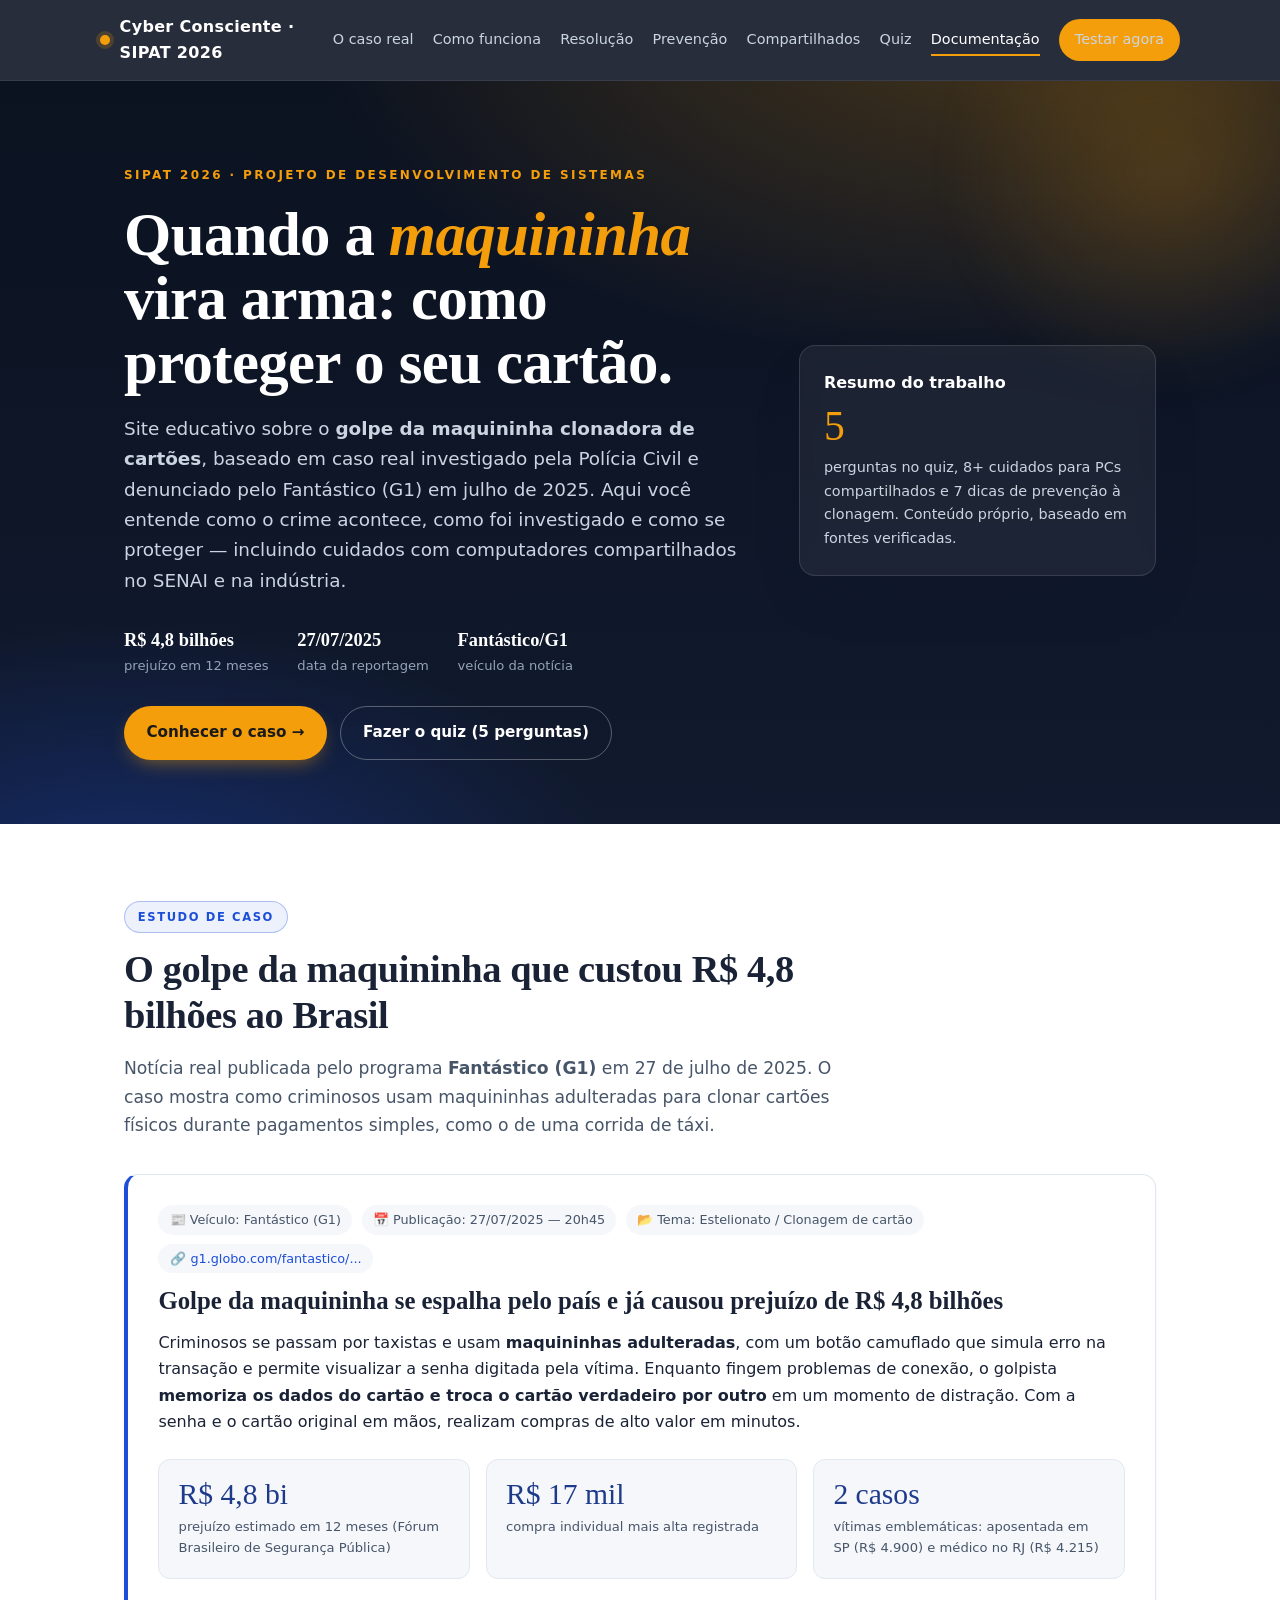
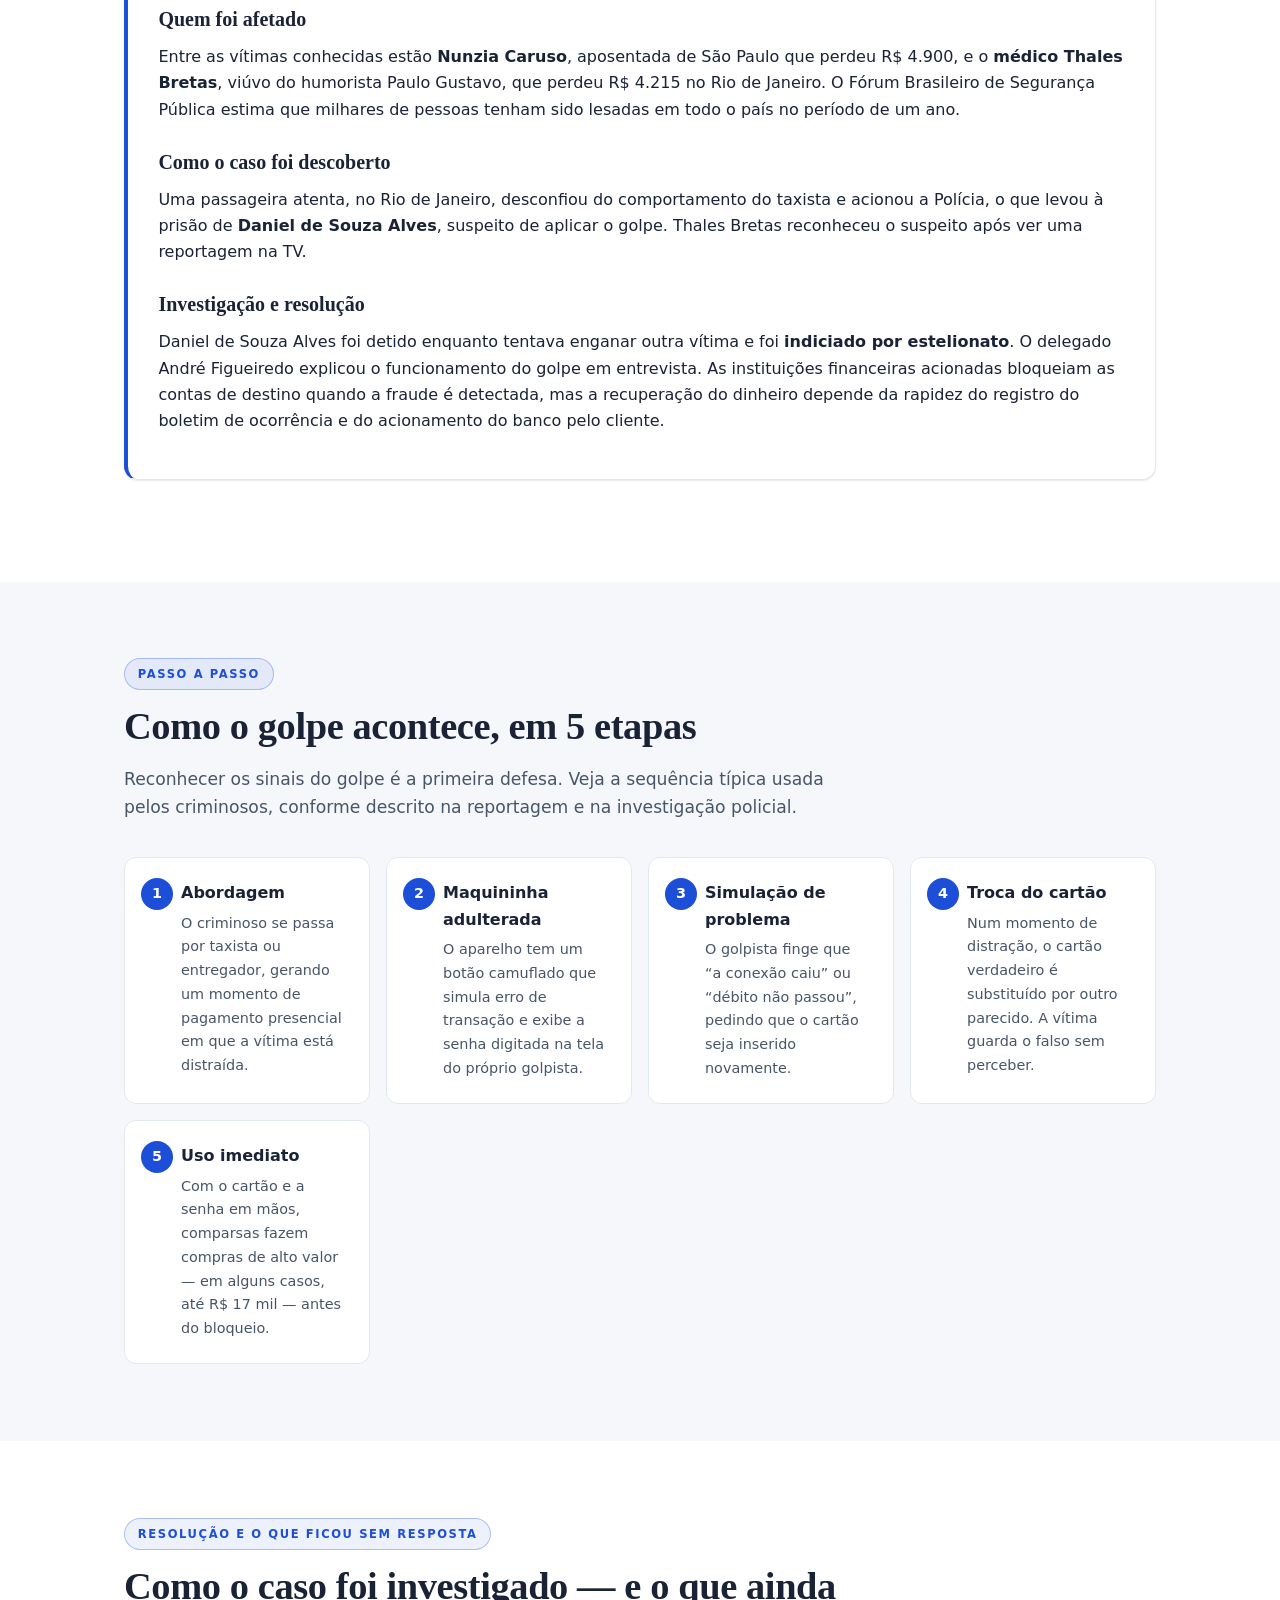
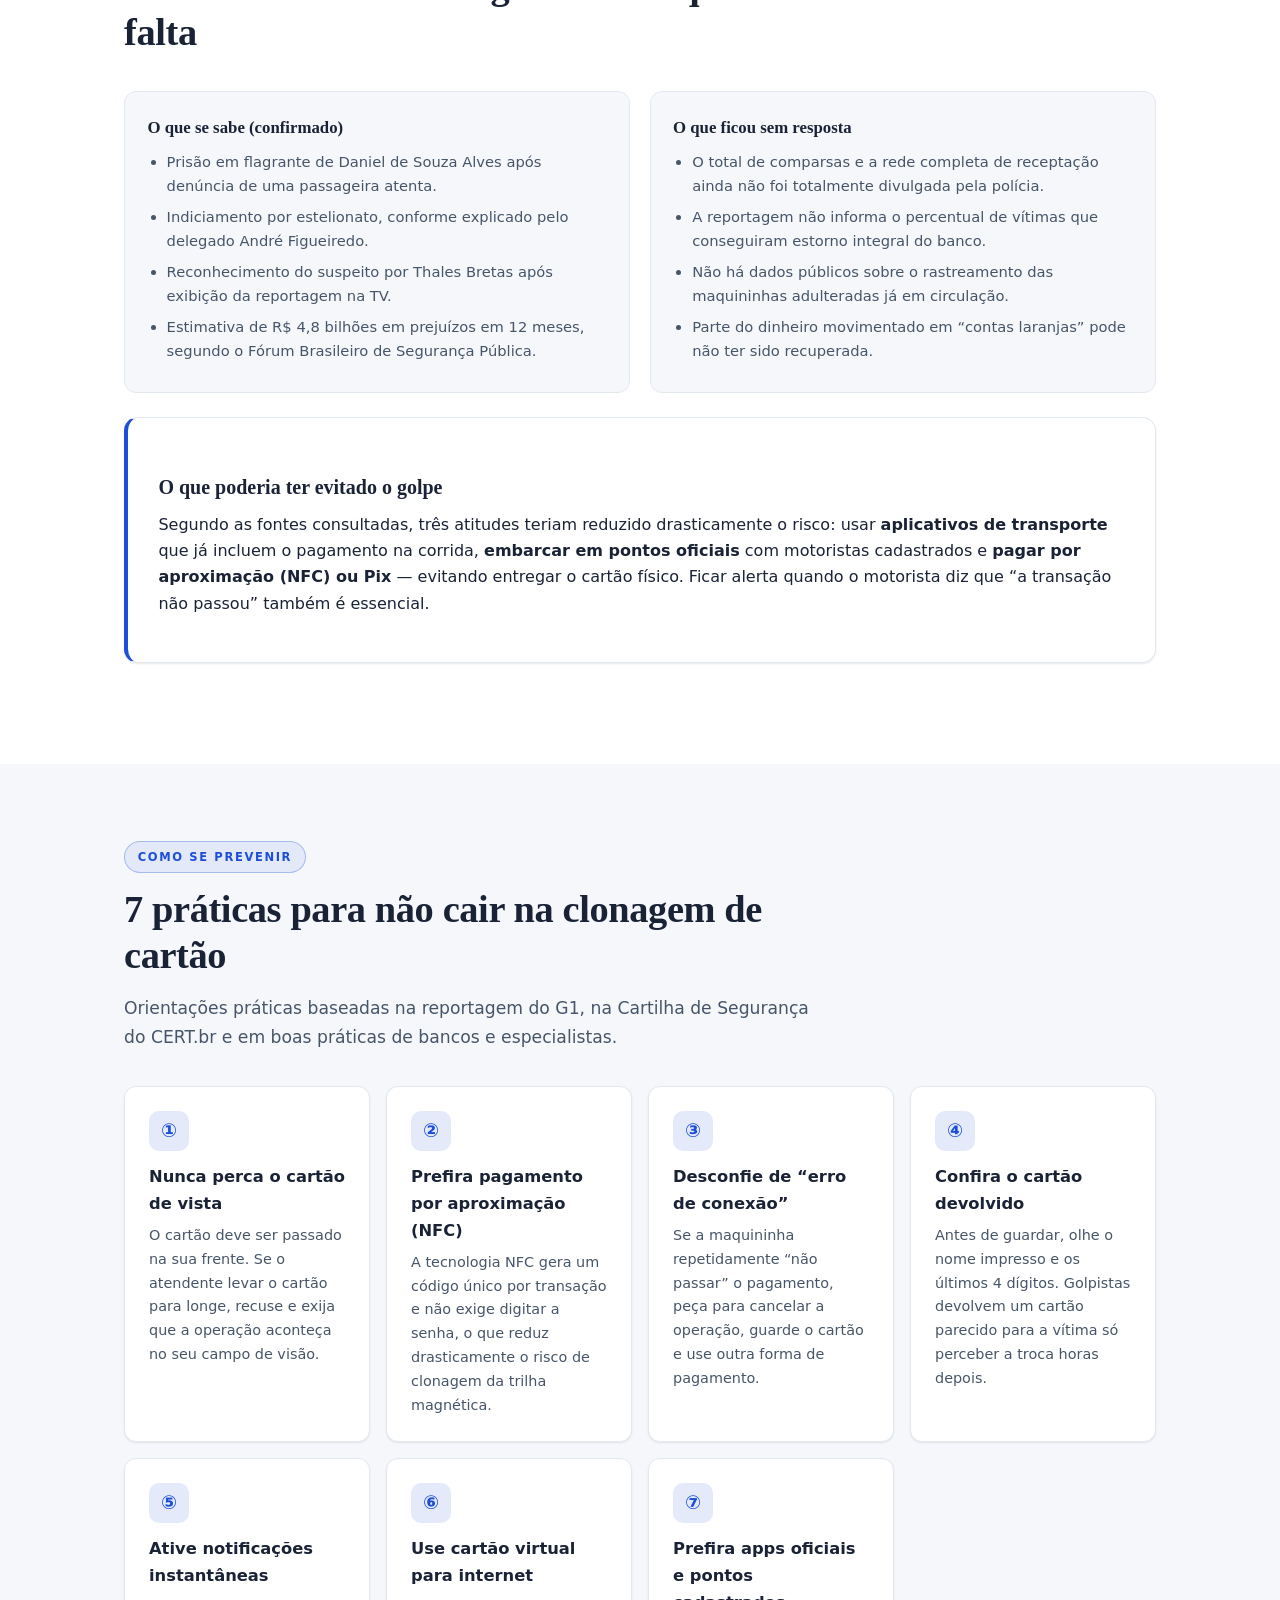
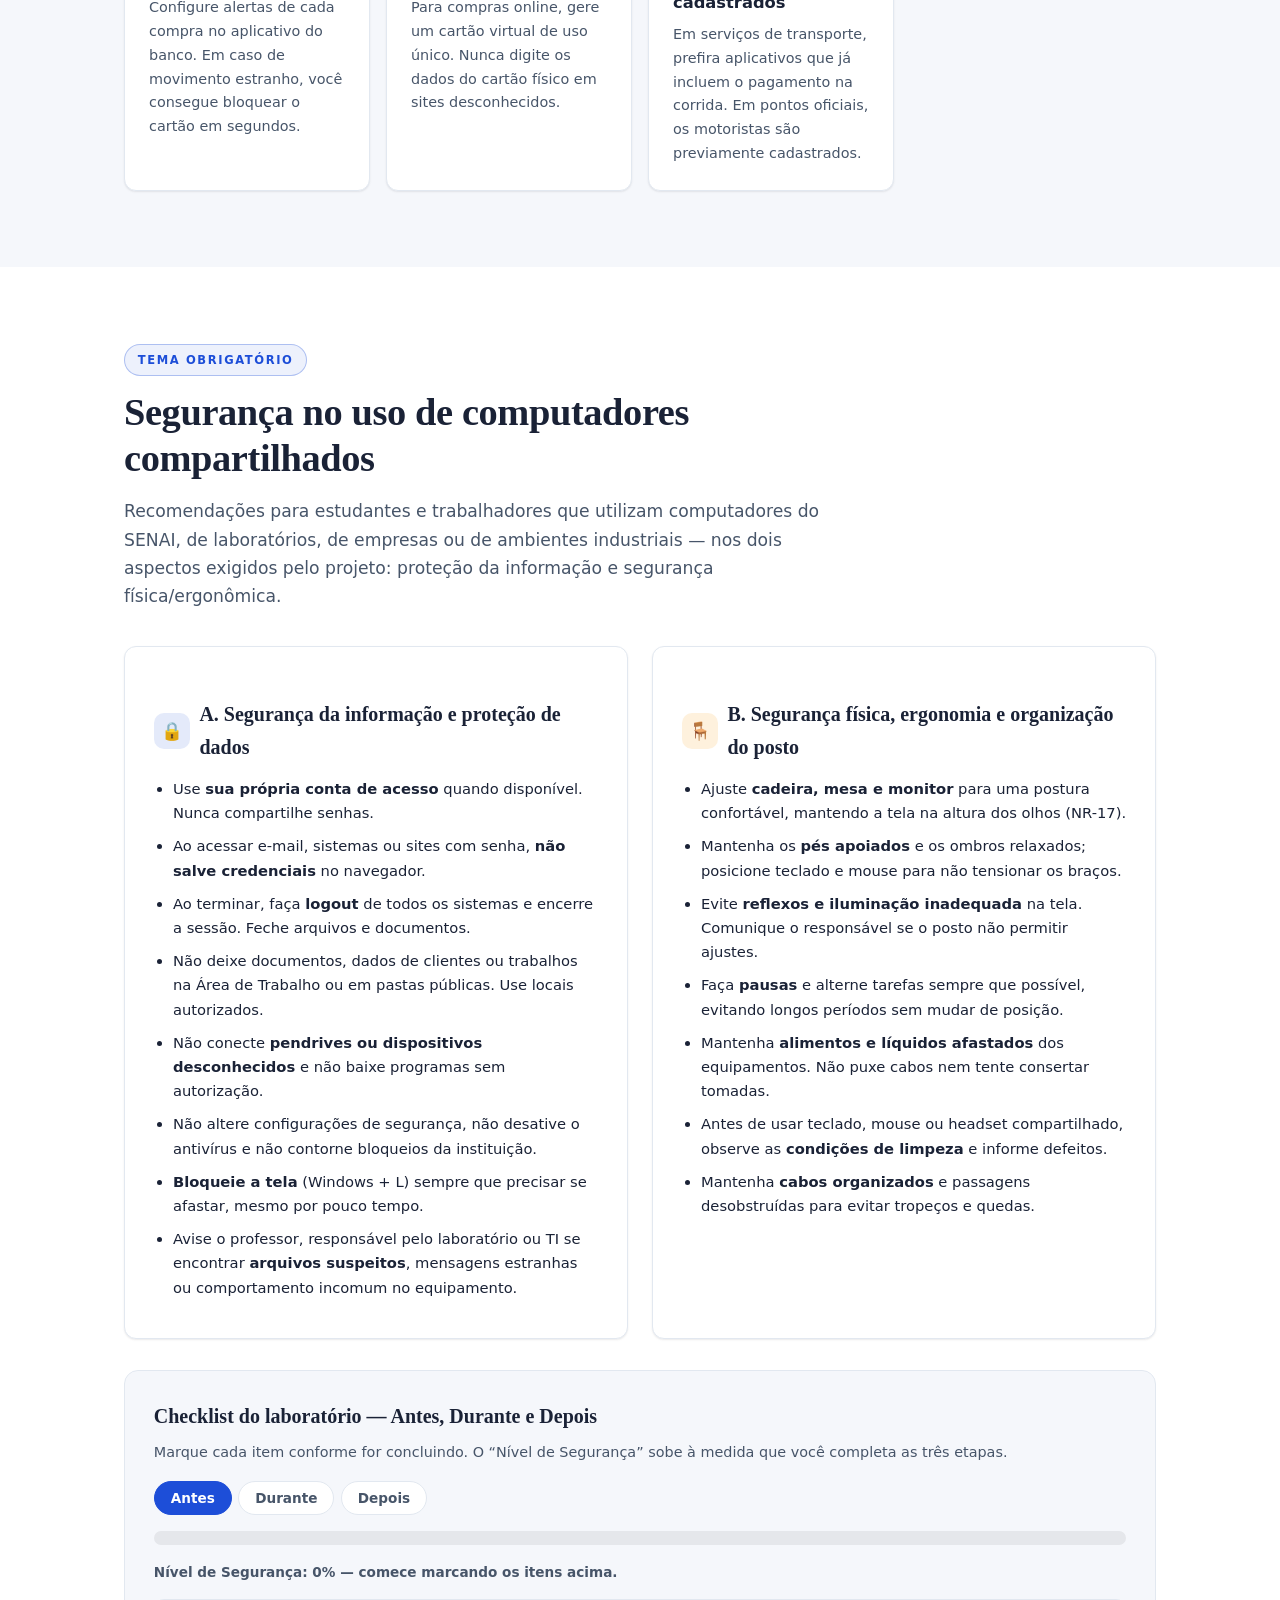
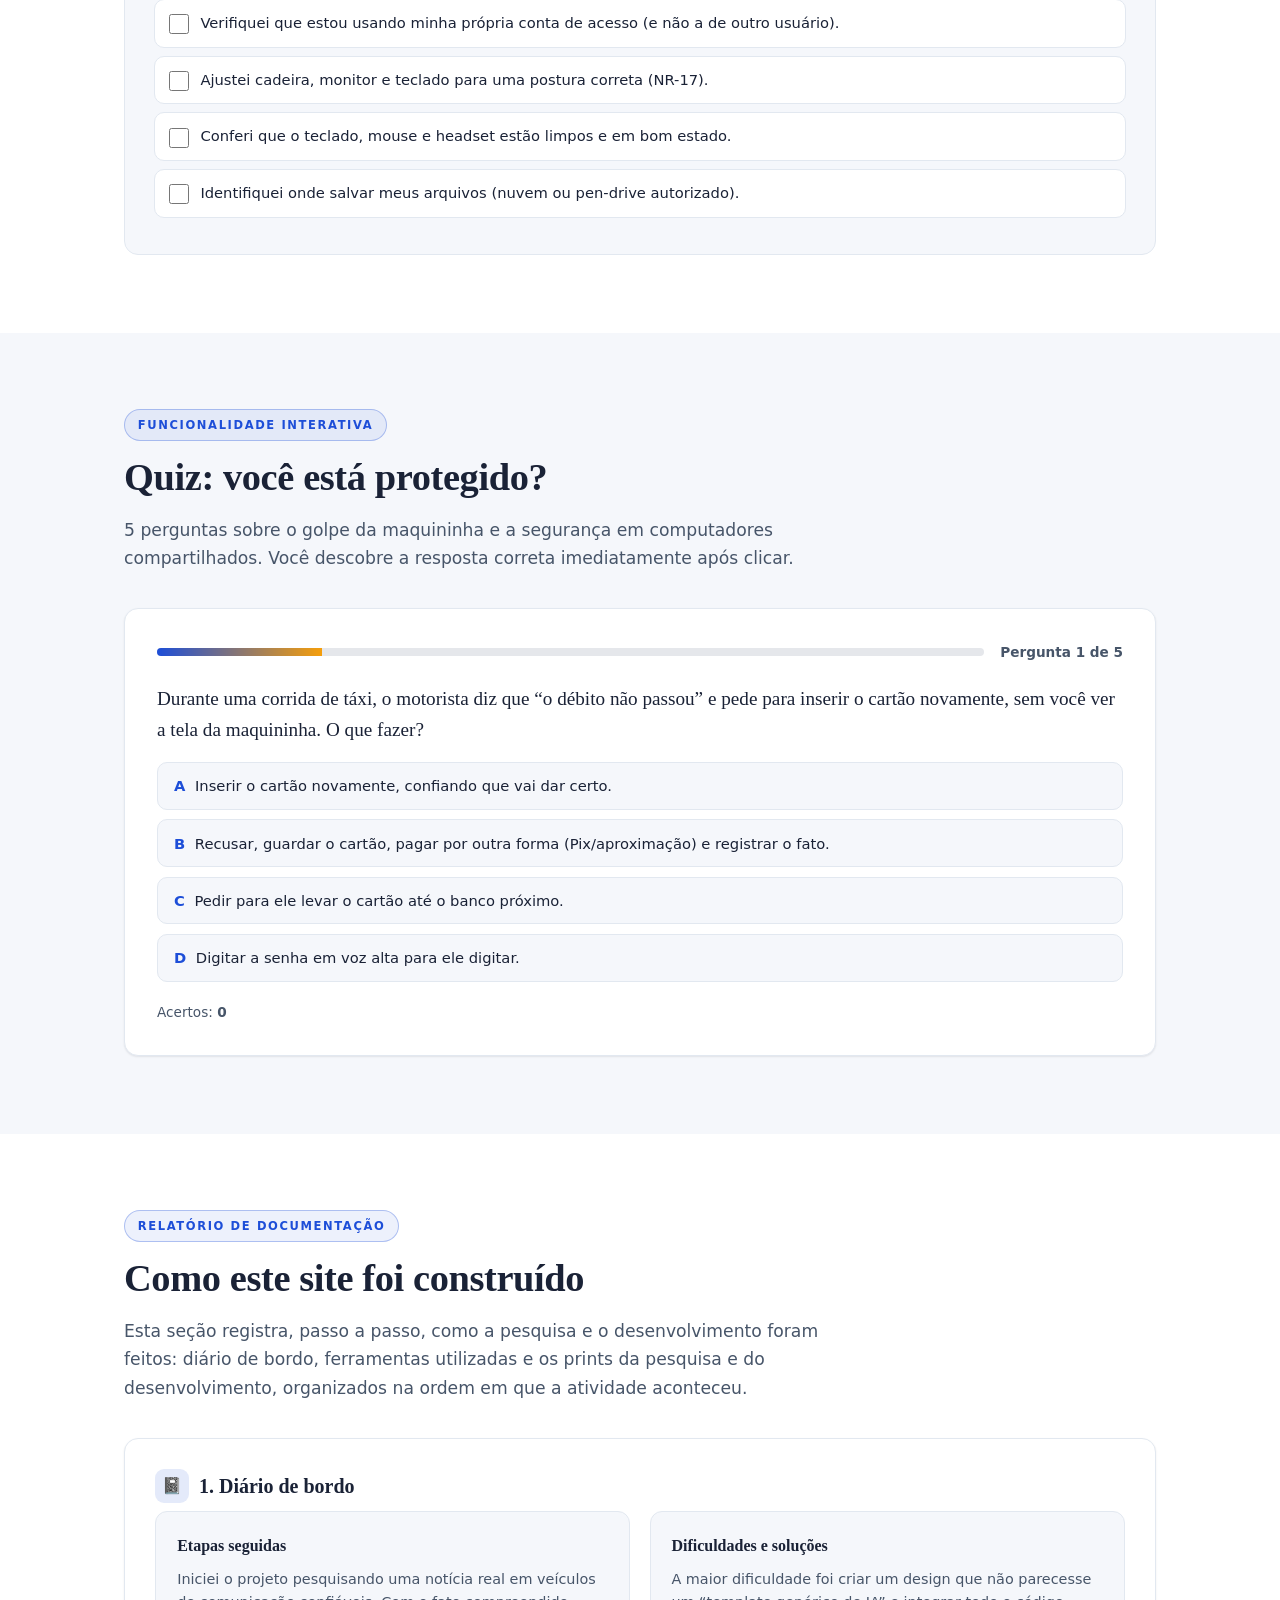
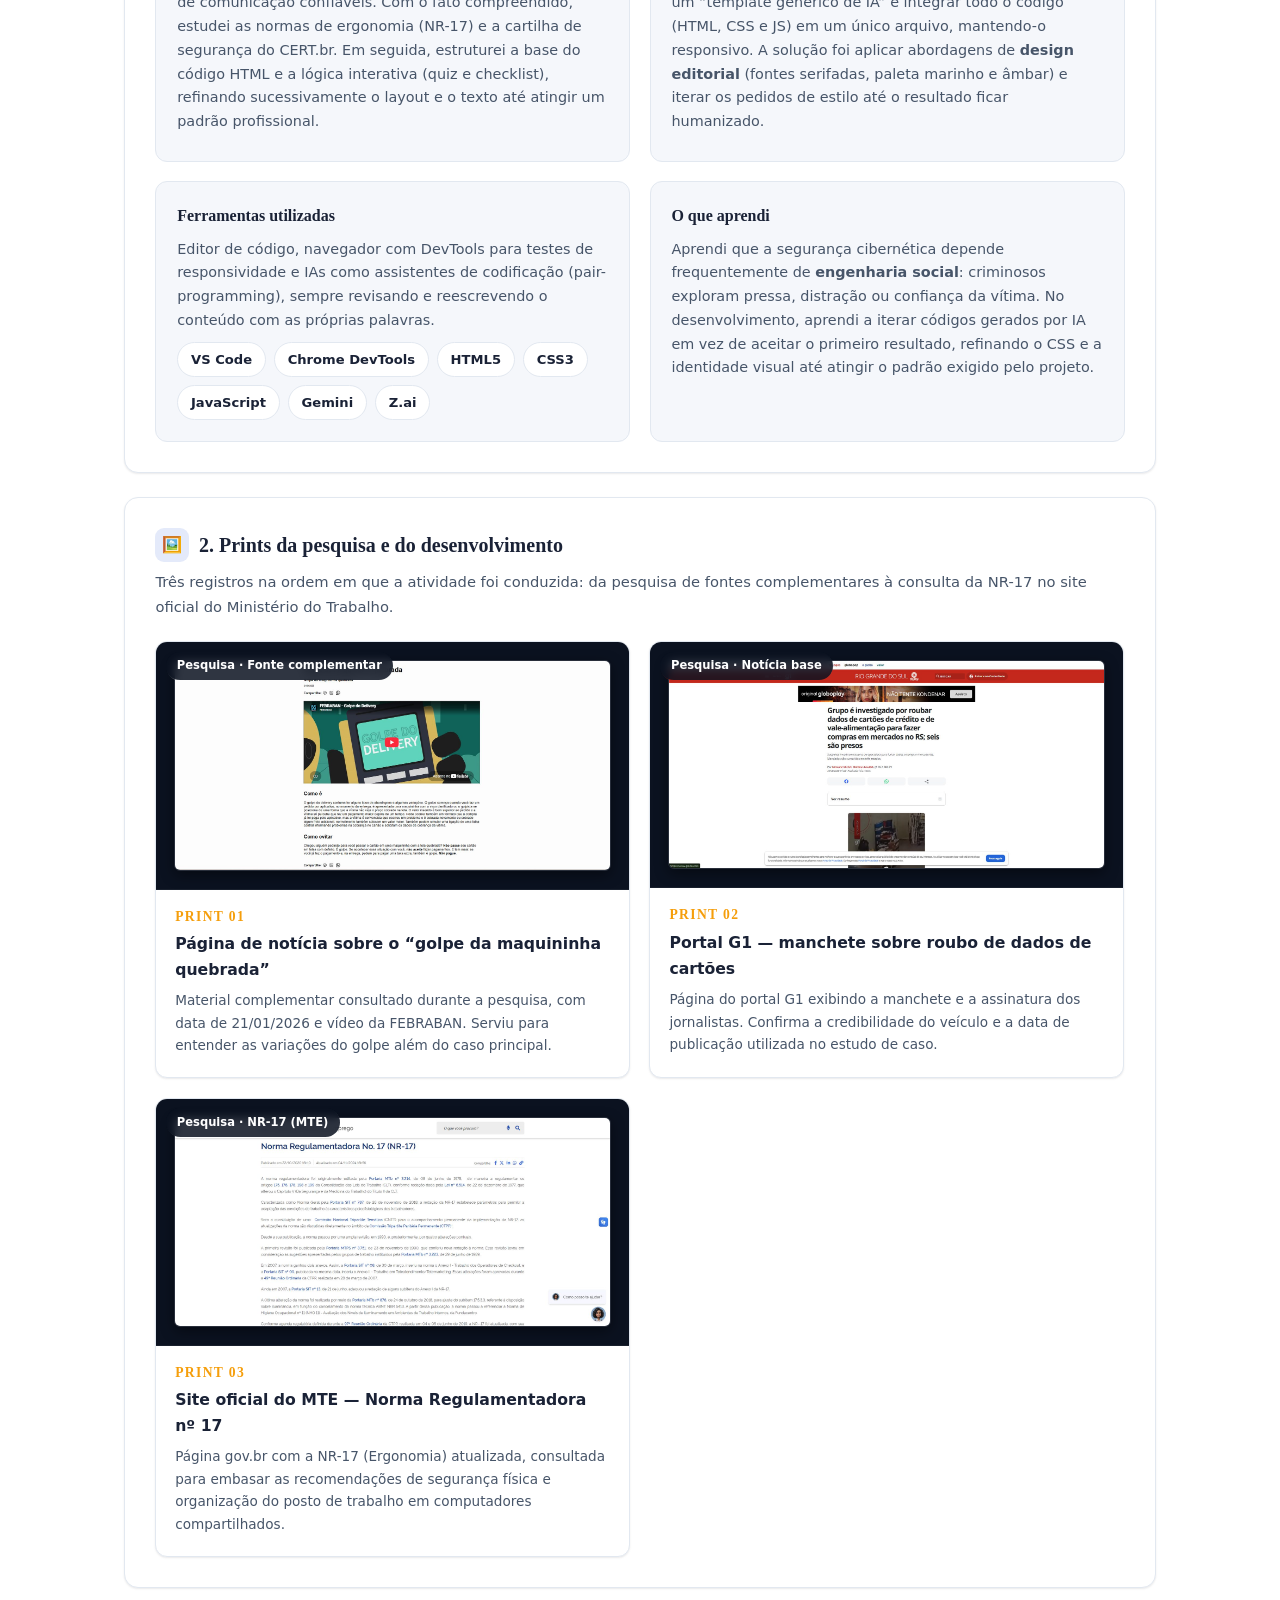
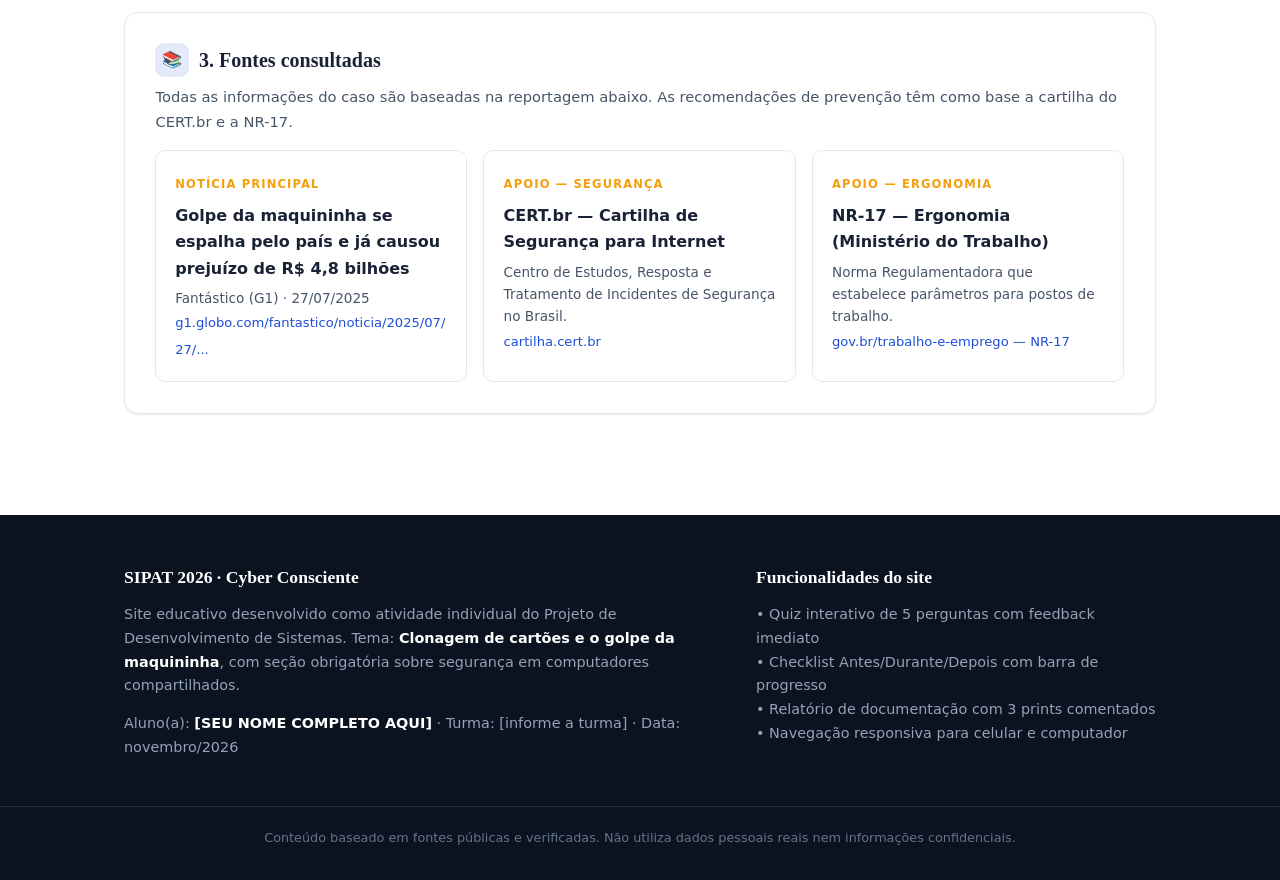
<file: index.html>
<!DOCTYPE html>
<html lang="pt-BR">
<head>
<meta charset="UTF-8">
<meta name="viewport" content="width=device-width, initial-scale=1.0">
<meta name="description" content="SIPAT 2026 — Cyber Consciente: site educativo sobre o golpe da maquininha clonadora de cartões e segurança em computadores compartilhados.">
<link rel="preconnect" href="https://fonts.googleapis.com">
<title>SIPAT 2026 · Cyber Consciente — Golpe da Maquininha</title>
<link rel="stylesheet" href="styles.css">
</head>
<body>

<!-- ================= NAVBAR ================= -->
<nav class="nav">
  <div class="container nav__inner">
    <a href="#topo" class="nav__brand"><span class="dot"></span> Cyber Consciente · SIPAT 2026</a>
    <button class="nav__toggle" aria-label="Abrir menu" aria-expanded="false">≡</button>
    <div class="nav__links" id="navlinks">
      <a href="#caso">O caso real</a>
      <a href="#como-funciona">Como funciona</a>
      <a href="#resolucao">Resolução</a>
      <a href="#prevencao">Prevenção</a>
      <a href="#compartilhados">Compartilhados</a>
      <a href="#quiz">Quiz</a>
      <a href="#documentacao">Documentação</a>
      <a href="#quiz" class="nav__cta">Testar agora</a>
    </div>
  </div>
</nav>

<!-- ================= HERO ================= -->
<header class="hero" id="topo">
  <div class="container hero__grid">
    <div>
      <span class="hero__tag">SIPAT 2026 · Projeto de Desenvolvimento de Sistemas</span>
      <h1>Quando a <em>maquininha</em> vira arma: como proteger o seu cartão.</h1>
      <p class="hero__sub">Site educativo sobre o <strong>golpe da maquininha clonadora de cartões</strong>, baseado em caso real investigado pela Polícia Civil e denunciado pelo Fantástico (G1) em julho de 2025. Aqui você entende como o crime acontece, como foi investigado e como se proteger — incluindo cuidados com computadores compartilhados no SENAI e na indústria.</p>
      <div class="hero__meta">
        <div><strong>R$ 4,8 bilhões</strong>prejuízo em 12 meses</div>
        <div><strong>27/07/2025</strong>data da reportagem</div>
        <div><strong>Fantástico/G1</strong>veículo da notícia</div>
      </div>
      <div class="hero__actions">
        <a href="#caso" class="btn btn--primary">Conhecer o caso →</a>
        <a href="#quiz" class="btn btn--ghost">Fazer o quiz (5 perguntas)</a>
      </div>
    </div>
    <aside class="hero__card">
      <h3>Resumo do trabalho</h3>
      <div class="case-big" data-count="5">5</div>
      <p>perguntas no quiz, 8+ cuidados para PCs compartilhados e 7 dicas de prevenção à clonagem. Conteúdo próprio, baseado em fontes verificadas.</p>
    </aside>
  </div>
</header>

<!-- ================= CASO REAL ================= -->
<section class="block block--alt" id="caso">
  <div class="container">
    <div class="section-head reveal">
      <span class="eyebrow">Estudo de caso</span>
      <h2 class="section-title">O golpe da maquininha que custou R$ 4,8 bilhões ao Brasil</h2>
      <p class="lead">Notícia real publicada pelo programa <strong>Fantástico (G1)</strong> em 27 de julho de 2025. O caso mostra como criminosos usam maquininhas adulteradas para clonar cartões físicos durante pagamentos simples, como o de uma corrida de táxi.</p>
    </div>

    <div class="case-card reveal">
      <div class="news-meta">
        <span>📰 Veículo: Fantástico (G1)</span>
        <span>📅 Publicação: 27/07/2025 — 20h45</span>
        <span>📂 Tema: Estelionato / Clonagem de cartão</span>
        <span>🔗 <a href="https://g1.globo.com/fantastico/noticia/2025/07/27/golpe-da-maquininha-se-espalha-pelo-pais-e-ja-causou-prejuizo-de-r-48-bilhoes.ghtml" target="_blank" rel="noopener">g1.globo.com/fantastico/...</a></span>
      </div>
      <h2>Golpe da maquininha se espalha pelo país e já causou prejuízo de R$ 4,8 bilhões</h2>
      <p>Criminosos se passam por taxistas e usam <strong>maquininhas adulteradas</strong>, com um botão camuflado que simula erro na transação e permite visualizar a senha digitada pela vítima. Enquanto fingem problemas de conexão, o golpista <strong>memoriza os dados do cartão e troca o cartão verdadeiro por outro</strong> em um momento de distração. Com a senha e o cartão original em mãos, realizam compras de alto valor em minutos.</p>

      <div class="stat-grid">
        <div class="stat"><div class="num" data-count="R$ 4,8 bi">R$ 4,8 bi</div><div class="lbl">prejuízo estimado em 12 meses (Fórum Brasileiro de Segurança Pública)</div></div>
        <div class="stat"><div class="num" data-count="R$ 17 mil">R$ 17 mil</div><div class="lbl">compra individual mais alta registrada</div></div>
        <div class="stat"><div class="num" data-count="2 casos">2 casos</div><div class="lbl">vítimas emblemáticas: aposentada em SP (R$ 4.900) e médico no RJ (R$ 4.215)</div></div>
      </div>

      <h3>Quem foi afetado</h3>
      <p>Entre as vítimas conhecidas estão <strong>Nunzia Caruso</strong>, aposentada de São Paulo que perdeu R$ 4.900, e o <strong>médico Thales Bretas</strong>, viúvo do humorista Paulo Gustavo, que perdeu R$ 4.215 no Rio de Janeiro. O Fórum Brasileiro de Segurança Pública estima que milhares de pessoas tenham sido lesadas em todo o país no período de um ano.</p>

      <h3>Como o caso foi descoberto</h3>
      <p>Uma passageira atenta, no Rio de Janeiro, desconfiou do comportamento do taxista e acionou a Polícia, o que levou à prisão de <strong>Daniel de Souza Alves</strong>, suspeito de aplicar o golpe. Thales Bretas reconheceu o suspeito após ver uma reportagem na TV.</p>

      <h3>Investigação e resolução</h3>
      <p>Daniel de Souza Alves foi detido enquanto tentava enganar outra vítima e foi <strong>indiciado por estelionato</strong>. O delegado André Figueiredo explicou o funcionamento do golpe em entrevista. As instituições financeiras acionadas bloqueiam as contas de destino quando a fraude é detectada, mas a recuperação do dinheiro depende da rapidez do registro do boletim de ocorrência e do acionamento do banco pelo cliente.</p>
    </div>
  </div>
</section>

<!-- ================= COMO FUNCIONA ================= -->
<section class="block" id="como-funciona">
  <div class="container">
    <div class="section-head reveal">
      <span class="eyebrow">Passo a passo</span>
      <h2 class="section-title">Como o golpe acontece, em 5 etapas</h2>
      <p class="lead">Reconhecer os sinais do golpe é a primeira defesa. Veja a sequência típica usada pelos criminosos, conforme descrito na reportagem e na investigação policial.</p>
    </div>
    <div class="steps reveal reveal--stagger">
      <div class="step"><h4>Abordagem</h4><p>O criminoso se passa por taxista ou entregador, gerando um momento de pagamento presencial em que a vítima está distraída.</p></div>
      <div class="step"><h4>Maquininha adulterada</h4><p>O aparelho tem um botão camuflado que simula erro de transação e exibe a senha digitada na tela do próprio golpista.</p></div>
      <div class="step"><h4>Simulação de problema</h4><p>O golpista finge que “a conexão caiu” ou “débito não passou”, pedindo que o cartão seja inserido novamente.</p></div>
      <div class="step"><h4>Troca do cartão</h4><p>Num momento de distração, o cartão verdadeiro é substituído por outro parecido. A vítima guarda o falso sem perceber.</p></div>
      <div class="step"><h4>Uso imediato</h4><p>Com o cartão e a senha em mãos, comparsas fazem compras de alto valor — em alguns casos, até R$ 17 mil — antes do bloqueio.</p></div>
    </div>
  </div>
</section>

<!-- ================= RESOLUÇÃO ================= -->
<section class="block block--alt" id="resolucao">
  <div class="container">
    <div class="section-head reveal">
      <span class="eyebrow">Resolução e o que ficou sem resposta</span>
      <h2 class="section-title">Como o caso foi investigado — e o que ainda falta</h2>
    </div>
    <div class="resolution reveal reveal--stagger">
      <div class="r-card">
        <h4>O que se sabe (confirmado)</h4>
        <ul>
          <li>Prisão em flagrante de Daniel de Souza Alves após denúncia de uma passageira atenta.</li>
          <li>Indiciamento por estelionato, conforme explicado pelo delegado André Figueiredo.</li>
          <li>Reconhecimento do suspeito por Thales Bretas após exibição da reportagem na TV.</li>
          <li>Estimativa de R$ 4,8 bilhões em prejuízos em 12 meses, segundo o Fórum Brasileiro de Segurança Pública.</li>
        </ul>
      </div>
      <div class="r-card">
        <h4>O que ficou sem resposta</h4>
        <ul>
          <li>O total de comparsas e a rede completa de receptação ainda não foi totalmente divulgada pela polícia.</li>
          <li>A reportagem não informa o percentual de vítimas que conseguiram estorno integral do banco.</li>
          <li>Não há dados públicos sobre o rastreamento das maquininhas adulteradas já em circulação.</li>
          <li>Parte do dinheiro movimentado em “contas laranjas” pode não ter sido recuperada.</li>
        </ul>
      </div>
    </div>

    <div class="case-card" style="margin-top:1.5rem;">
      <h3>O que poderia ter evitado o golpe</h3>
      <p>Segundo as fontes consultadas, três atitudes teriam reduzido drasticamente o risco: usar <strong>aplicativos de transporte</strong> que já incluem o pagamento na corrida, <strong>embarcar em pontos oficiais</strong> com motoristas cadastrados e <strong>pagar por aproximação (NFC) ou Pix</strong> — evitando entregar o cartão físico. Ficar alerta quando o motorista diz que “a transação não passou” também é essencial.</p>
    </div>
  </div>
</section>

<!-- ================= PREVENÇÃO ================= -->
<section class="block" id="prevencao">
  <div class="container">
    <div class="section-head reveal">
      <span class="eyebrow">Como se prevenir</span>
      <h2 class="section-title">7 práticas para não cair na clonagem de cartão</h2>
      <p class="lead">Orientações práticas baseadas na reportagem do G1, na Cartilha de Segurança do CERT.br e em boas práticas de bancos e especialistas.</p>
    </div>
    <div class="tips-grid reveal reveal--stagger">
      <div class="tip"><div class="ic">①</div><h4>Nunca perca o cartão de vista</h4><p>O cartão deve ser passado na sua frente. Se o atendente levar o cartão para longe, recuse e exija que a operação aconteça no seu campo de visão.</p></div>
      <div class="tip"><div class="ic">②</div><h4>Prefira pagamento por aproximação (NFC)</h4><p>A tecnologia NFC gera um código único por transação e não exige digitar a senha, o que reduz drasticamente o risco de clonagem da trilha magnética.</p></div>
      <div class="tip"><div class="ic">③</div><h4>Desconfie de “erro de conexão”</h4><p>Se a maquininha repetidamente “não passar” o pagamento, peça para cancelar a operação, guarde o cartão e use outra forma de pagamento.</p></div>
      <div class="tip"><div class="ic">④</div><h4>Confira o cartão devolvido</h4><p>Antes de guardar, olhe o nome impresso e os últimos 4 dígitos. Golpistas devolvem um cartão parecido para a vítima só perceber a troca horas depois.</p></div>
      <div class="tip"><div class="ic">⑤</div><h4>Ative notificações instantâneas</h4><p>Configure alertas de cada compra no aplicativo do banco. Em caso de movimento estranho, você consegue bloquear o cartão em segundos.</p></div>
      <div class="tip"><div class="ic">⑥</div><h4>Use cartão virtual para internet</h4><p>Para compras online, gere um cartão virtual de uso único. Nunca digite os dados do cartão físico em sites desconhecidos.</p></div>
      <div class="tip"><div class="ic">⑦</div><h4>Prefira apps oficiais e pontos cadastrados</h4><p>Em serviços de transporte, prefira aplicativos que já incluem o pagamento na corrida. Em pontos oficiais, os motoristas são previamente cadastrados.</p></div>
    </div>
  </div>
</section>

<!-- ================= COMPUTADORES COMPARTILHADOS ================= -->
<section class="block block--alt" id="compartilhados">
  <div class="container">
    <div class="section-head reveal">
      <span class="eyebrow">Tema obrigatório</span>
      <h2 class="section-title">Segurança no uso de computadores compartilhados</h2>
      <p class="lead">Recomendações para estudantes e trabalhadores que utilizam computadores do SENAI, de laboratórios, de empresas ou de ambientes industriais — nos dois aspectos exigidos pelo projeto: proteção da informação e segurança física/ergonômica.</p>
    </div>

    <div class="shared-wrap reveal reveal--stagger">
      <div class="shared-card info">
        <h3><span class="ic">🔒</span> A. Segurança da informação e proteção de dados</h3>
        <ul>
          <li>Use <strong>sua própria conta de acesso</strong> quando disponível. Nunca compartilhe senhas.</li>
          <li>Ao acessar e-mail, sistemas ou sites com senha, <strong>não salve credenciais</strong> no navegador.</li>
          <li>Ao terminar, faça <strong>logout</strong> de todos os sistemas e encerre a sessão. Feche arquivos e documentos.</li>
          <li>Não deixe documentos, dados de clientes ou trabalhos na Área de Trabalho ou em pastas públicas. Use locais autorizados.</li>
          <li>Não conecte <strong>pendrives ou dispositivos desconhecidos</strong> e não baixe programas sem autorização.</li>
          <li>Não altere configurações de segurança, não desative o antivírus e não contorne bloqueios da instituição.</li>
          <li><strong>Bloqueie a tela</strong> (Windows + L) sempre que precisar se afastar, mesmo por pouco tempo.</li>
          <li>Avise o professor, responsável pelo laboratório ou TI se encontrar <strong>arquivos suspeitos</strong>, mensagens estranhas ou comportamento incomum no equipamento.</li>
        </ul>
      </div>

      <div class="shared-card fisio">
        <h3><span class="ic">🪑</span> B. Segurança física, ergonomia e organização do posto</h3>
        <ul>
          <li>Ajuste <strong>cadeira, mesa e monitor</strong> para uma postura confortável, mantendo a tela na altura dos olhos (NR-17).</li>
          <li>Mantenha os <strong>pés apoiados</strong> e os ombros relaxados; posicione teclado e mouse para não tensionar os braços.</li>
          <li>Evite <strong>reflexos e iluminação inadequada</strong> na tela. Comunique o responsável se o posto não permitir ajustes.</li>
          <li>Faça <strong>pausas</strong> e alterne tarefas sempre que possível, evitando longos períodos sem mudar de posição.</li>
          <li>Mantenha <strong>alimentos e líquidos afastados</strong> dos equipamentos. Não puxe cabos nem tente consertar tomadas.</li>
          <li>Antes de usar teclado, mouse ou headset compartilhado, observe as <strong>condições de limpeza</strong> e informe defeitos.</li>
          <li>Mantenha <strong>cabos organizados</strong> e passagens desobstruídas para evitar tropeços e quedas.</li>
        </ul>
      </div>
    </div>

    <!-- Checklist interativo Antes/Durante/Depois -->
    <div class="checklist-shell reveal">
      <h3>Checklist do laboratório — Antes, Durante e Depois</h3>
      <p style="font-size:.9rem;color:var(--ink-soft);margin-bottom:1rem;">Marque cada item conforme for concluindo. O “Nível de Segurança” sobe à medida que você completa as três etapas.</p>

      <div class="check-tabs">
        <button class="check-tab active" data-tab="antes">Antes</button>
        <button class="check-tab" data-tab="durante">Durante</button>
        <button class="check-tab" data-tab="depois">Depois</button>
      </div>

      <div class="check-progress"><div class="check-progress__fill" id="checkFill"></div></div>
      <div class="check-progress__txt" id="checkTxt">Nível de Segurança: 0% — comece marcando os itens acima.</div>

      <div class="check-panel active" data-panel="antes">
        <label class="check-item"><input type="checkbox" class="chk"><span class="lbl">Verifiquei que estou usando minha própria conta de acesso (e não a de outro usuário).</span></label>
        <label class="check-item"><input type="checkbox" class="chk"><span class="lbl">Ajustei cadeira, monitor e teclado para uma postura correta (NR-17).</span></label>
        <label class="check-item"><input type="checkbox" class="chk"><span class="lbl">Conferi que o teclado, mouse e headset estão limpos e em bom estado.</span></label>
        <label class="check-item"><input type="checkbox" class="chk"><span class="lbl">Identifiquei onde salvar meus arquivos (nuvem ou pen-drive autorizado).</span></label>
      </div>

      <div class="check-panel" data-panel="durante">
        <label class="check-item"><input type="checkbox" class="chk"><span class="lbl">Não salvei senhas no navegador (cliquei em “Nunca”).</span></label>
        <label class="check-item"><input type="checkbox" class="chk"><span class="lbl">Não conectei pen-drives ou dispositivos desconhecidos.</span></label>
        <label class="check-item"><input type="checkbox" class="chk"><span class="lbl">Mantenho alimentos e líquidos afastados do equipamento.</span></label>
        <label class="check-item"><input type="checkbox" class="chk"><span class="lbl">Bloqueei a tela (Windows + L) sempre que precisei me afastar.</span></label>
      </div>

      <div class="check-panel" data-panel="depois">
        <label class="check-item"><input type="checkbox" class="chk"><span class="lbl">Fiz logout de e-mails e sistemas (não só fechei o navegador).</span></label>
        <label class="check-item"><input type="checkbox" class="chk"><span class="lbl">Apaguei arquivos da Área de Trabalho e da pasta Downloads.</span></label>
        <label class="check-item"><input type="checkbox" class="chk"><span class="lbl">Deixei o posto organizado para o próximo usuário.</span></label>
        <label class="check-item"><input type="checkbox" class="chk"><span class="lbl">Avisei o professor/TI sobre qualquer comportamento estranho no PC.</span></label>
      </div>
    </div>
  </div>
</section>

<!-- ================= QUIZ ================= -->
<section class="block" id="quiz">
  <div class="container">
    <div class="section-head reveal">
      <span class="eyebrow">Funcionalidade interativa</span>
      <h2 class="section-title">Quiz: você está protegido?</h2>
      <p class="lead">5 perguntas sobre o golpe da maquininha e a segurança em computadores compartilhados. Você descobre a resposta correta imediatamente após clicar.</p>
    </div>

    <div class="quiz reveal" id="quizBox">
      <div class="quiz__bar">
        <div class="quiz__progress"><div id="quizProgress"></div></div>
        <span class="quiz__count" id="quizCount">Pergunta 1 de 5</span>
      </div>

      <div id="quizQuestions"></div>

      <div class="quiz__actions">
        <span style="font-size:.85rem;color:var(--ink-soft);">Acertos: <strong id="quizScore">0</strong></span>
        <button class="quiz__next" id="quizNext">Próxima pergunta →</button>
      </div>

      <div class="quiz__result" id="quizResult">
        <div class="big" id="quizResultBig">0/5</div>
        <p id="quizResultMsg"></p>
        <button class="btn btn--primary" style="margin-top:1.2rem;" onclick="restartQuiz()">Refazer quiz</button>
      </div>
    </div>
  </div>
</section>

<!-- ================= RELATÓRIO DE DOCUMENTAÇÃO ================= -->
<section class="block block--alt" id="documentacao">
  <div class="container">
    <div class="section-head reveal">
      <span class="eyebrow">Relatório de documentação</span>
      <h2 class="section-title">Como este site foi construído</h2>
      <p class="lead">Esta seção registra, passo a passo, como a pesquisa e o desenvolvimento foram feitos: diário de bordo, ferramentas utilizadas e os prints da pesquisa e do desenvolvimento, organizados na ordem em que a atividade aconteceu.</p>
    </div>

    <!-- Diário de Bordo -->
    <div class="doc-card reveal">
      <h3><span class="ic">📓</span> 1. Diário de bordo</h3>
      <div class="diary-grid">
        <div class="diary-block">
          <h4>Etapas seguidas</h4>
          <p>Iniciei o projeto pesquisando uma notícia real em veículos de comunicação confiáveis. Com o fato compreendido, estudei as normas de ergonomia (NR-17) e a cartilha de segurança do CERT.br. Em seguida, estruturei a base do código HTML e a lógica interativa (quiz e checklist), refinando sucessivamente o layout e o texto até atingir um padrão profissional.</p>
        </div>
        <div class="diary-block">
          <h4>Dificuldades e soluções</h4>
          <p>A maior dificuldade foi criar um design que não parecesse um “template genérico de IA” e integrar todo o código (HTML, CSS e JS) em um único arquivo, mantendo-o responsivo. A solução foi aplicar abordagens de <strong>design editorial</strong> (fontes serifadas, paleta marinho e âmbar) e iterar os pedidos de estilo até o resultado ficar humanizado.</p>
        </div>
        <div class="diary-block">
          <h4>Ferramentas utilizadas</h4>
          <p>Editor de código, navegador com DevTools para testes de responsividade e IAs como assistentes de codificação (pair-programming), sempre revisando e reescrevendo o conteúdo com as próprias palavras.</p>
          <div class="tools-row">
            <span class="tool-chip">VS Code</span>
            <span class="tool-chip">Chrome DevTools</span>
            <span class="tool-chip">HTML5</span>
            <span class="tool-chip">CSS3</span>
            <span class="tool-chip">JavaScript</span>
            <span class="tool-chip">Gemini</span>
            <span class="tool-chip">Z.ai</span>
          </div>
        </div>
        <div class="diary-block">
          <h4>O que aprendi</h4>
          <p>Aprendi que a segurança cibernética depende frequentemente de <strong>engenharia social</strong>: criminosos exploram pressa, distração ou confiança da vítima. No desenvolvimento, aprendi a iterar códigos gerados por IA em vez de aceitar o primeiro resultado, refinando o CSS e a identidade visual até atingir o padrão exigido pelo projeto.</p>
        </div>
      </div>
    </div>

    <!-- Prints da pesquisa e desenvolvimento -->
    <div class="doc-card reveal">
      <h3><span class="ic">🖼️</span> 2. Prints da pesquisa e do desenvolvimento</h3>
      <p style="color:var(--ink-soft);font-size:.92rem;margin-bottom:1.4rem;">Três registros na ordem em que a atividade foi conduzida: da pesquisa de fontes complementares à consulta da NR-17 no site oficial do Ministério do Trabalho.</p>

      <div class="prints-grid reveal reveal--stagger">
        <figure class="print">
          <div class="print__media">
            <img src="img/print-01-noticia-febraban.jpg" alt="Print da página de notícia sobre o golpe da maquininha quebrada" loading="lazy">
            <span class="print__badge">Pesquisa · Fonte complementar</span>
          </div>
          <div class="print__body">
            <div class="print__num">PRINT 01</div>
            <div class="print__title">Página de notícia sobre o “golpe da maquininha quebrada”</div>
            <p class="print__caption">Material complementar consultado durante a pesquisa, com data de 21/01/2026 e vídeo da FEBRABAN. Serviu para entender as variações do golpe além do caso principal.</p>
          </div>
        </figure>

        <figure class="print">
          <div class="print__media">
            <img src="img/print-02-noticia-g1.jpg" alt="Print da página do portal G1 com a manchete sobre quadrilha que roubava dados de cartões" loading="lazy">
            <span class="print__badge">Pesquisa · Notícia base</span>
          </div>
          <div class="print__body">
            <div class="print__num">PRINT 02</div>
            <div class="print__title">Portal G1 — manchete sobre roubo de dados de cartões</div>
            <p class="print__caption">Página do portal G1 exibindo a manchete e a assinatura dos jornalistas. Confirma a credibilidade do veículo e a data de publicação utilizada no estudo de caso.</p>
          </div>
        </figure>

        <figure class="print">
          <div class="print__media">
            <img src="img/print-03-nr17-mte.jpg" alt="Print da página oficial do Ministério do Trabalho com a Norma Regulamentadora 17" loading="lazy">
            <span class="print__badge">Pesquisa · NR-17 (MTE)</span>
          </div>
          <div class="print__body">
            <div class="print__num">PRINT 03</div>
            <div class="print__title">Site oficial do MTE — Norma Regulamentadora nº 17</div>
            <p class="print__caption">Página gov.br com a NR-17 (Ergonomia) atualizada, consultada para embasar as recomendações de segurança física e organização do posto de trabalho em computadores compartilhados.</p>
          </div>
        </figure>
      </div>
    </div>

    <!-- Fontes consultadas -->
    <div class="doc-card reveal">
      <h3><span class="ic">📚</span> 3. Fontes consultadas</h3>
      <p style="color:var(--ink-soft);font-size:.92rem;margin-bottom:1rem;">Todas as informações do caso são baseadas na reportagem abaixo. As recomendações de prevenção têm como base a cartilha do CERT.br e a NR-17.</p>
      <div class="sources reveal reveal--stagger">
        <div class="source">
          <span class="tag">Notícia principal</span>
          <h4>Golpe da maquininha se espalha pelo país e já causou prejuízo de R$ 4,8 bilhões</h4>
          <p>Fantástico (G1) · 27/07/2025</p>
          <a href="https://g1.globo.com/fantastico/noticia/2025/07/27/golpe-da-maquininha-se-espalha-pelo-pais-e-ja-causou-prejuizo-de-r-48-bilhoes.ghtml" target="_blank" rel="noopener">g1.globo.com/fantastico/noticia/2025/07/27/...</a>
        </div>
        <div class="source">
          <span class="tag">Apoio — segurança</span>
          <h4>CERT.br — Cartilha de Segurança para Internet</h4>
          <p>Centro de Estudos, Resposta e Tratamento de Incidentes de Segurança no Brasil.</p>
          <a href="https://cartilha.cert.br/" target="_blank" rel="noopener">cartilha.cert.br</a>
        </div>
        <div class="source">
          <span class="tag">Apoio — ergonomia</span>
          <h4>NR-17 — Ergonomia (Ministério do Trabalho)</h4>
          <p>Norma Regulamentadora que estabelece parâmetros para postos de trabalho.</p>
          <a href="https://www.gov.br/trabalho-e-emprego/pt-br/acesso-a-informacao/participacao-social/conselhos-e-orgaos-colegiados/comissao-tripartite-partitaria-permanente/arquivos/normas-regulamentadoras/nr-17-atualizada-2022-1.pdf" target="_blank" rel="noopener">gov.br/trabalho-e-emprego — NR-17</a>
        </div>
      </div>
    </div>
  </div>
</section>

<!-- ================= FOOTER ================= -->
<footer>
  <div class="container">
    <div>
      <h4>SIPAT 2026 · Cyber Consciente</h4>
      <p>Site educativo desenvolvido como atividade individual do Projeto de Desenvolvimento de Sistemas. Tema: <strong style="color:#fff">Clonagem de cartões e o golpe da maquininha</strong>, com seção obrigatória sobre segurança em computadores compartilhados.</p>
      <p style="margin-top:.6rem;">Aluno(a): <strong style="color:#fff">[SEU NOME COMPLETO AQUI]</strong> · Turma: [informe a turma] · Data: novembro/2026</p>
    </div>
    <div>
      <h4>Funcionalidades do site</h4>
      <p>• Quiz interativo de 5 perguntas com feedback imediato<br>• Checklist Antes/Durante/Depois com barra de progresso<br>• Relatório de documentação com 3 prints comentados<br>• Navegação responsiva para celular e computador</p>
    </div>
  </div>
  <div class="footer-bottom">
    Conteúdo baseado em fontes públicas e verificadas. Não utiliza dados pessoais reais nem informações confidenciais.
  </div>
</footer>

<!-- ================= JAVASCRIPT ================= -->
<script src="scripts.js" defer></script>
</body>
</html>
</file>
<file: styles.css>
/* =========================================================
   SIPAT 2026 · Cyber Consciente — Folha de estilos
   Estrutura: Variáveis → Reset → Helpers → Componentes → Responsivo → Animações
   ========================================================= */

/* =========================================================
   1. PALETA EDITORIAL — Cyber Consciente
   ========================================================= */
:root {
    --bg:            #0b1220;
    --bg-soft:       #111a2e;
    --surface:       #ffffff;
    --surface-soft:  #f5f7fb;
    --ink:           #1a2236;
    --ink-soft:      #475569;
    --line:          #e2e8f0;
    --brand:         #1d4ed8;
    --brand-deep:    #1e3a8a;
    --accent:        #f59e0b;
    --danger:        #dc2626;
    --success:       #059669;
    --radius:        14px;
    --shadow-sm:     0 1px 2px rgba(15,23,42,.06), 0 1px 3px rgba(15,23,42,.04);
    --shadow-md:     0 10px 25px -10px rgba(15,23,42,.18);
    --shadow-lg:     0 25px 50px -20px rgba(15,23,42,.35);
    --container:     1080px;
    --font-serif:    'Georgia', 'Times New Roman', Times, serif;
    --font-sans:     system-ui, -apple-system, 'Segoe UI', Roboto, Helvetica, Arial, sans-serif;

    /* Tokens de animação (sutis, não mudam a estética) */
    --ease-out:     cubic-bezier(.16, 1, .3, 1);
    --ease-soft:    cubic-bezier(.4, 0, .2, 1);
    --dur-fast:     .25s;
    --dur-base:     .5s;
    --dur-slow:     .8s;
}

/* =========================================================
   2. RESET
   ========================================================= */
* { box-sizing: border-box; margin: 0; padding: 0; }
html { scroll-behavior: smooth; -webkit-text-size-adjust: 100%; }
body {
    font-family: var(--font-sans);
    color: var(--ink);
    background: var(--surface-soft);
    line-height: 1.65;
    -webkit-font-smoothing: antialiased;
    text-rendering: optimizeLegibility;
    overflow-x: hidden;
}
img { max-width: 100%; height: auto; display: block; }
a { color: var(--brand); text-decoration: none; }
a:hover { text-decoration: underline; }
code { font-family: 'SFMono-Regular', Consolas, 'Liberation Mono', monospace; font-size: .85em; background: var(--surface-soft); padding: .1em .4em; border-radius: 4px; color: var(--brand-deep); }

/* =========================================================
   3. HELPERS
   ========================================================= */
.container { width: 100%; max-width: var(--container); margin: 0 auto; padding: 0 clamp(1rem, 4vw, 1.5rem); }
.eyebrow {
    display: inline-flex; align-items: center; gap: .5rem;
    font-size: .72rem; font-weight: 700; letter-spacing: .14em;
    text-transform: uppercase; color: var(--brand);
    padding: .35rem .8rem; border: 1px solid color-mix(in srgb, var(--brand) 30%, transparent);
    background: color-mix(in srgb, var(--brand) 8%, transparent);
    border-radius: 999px;
}
.section-title { font-family: var(--font-serif); font-size: clamp(1.55rem, 3.4vw, 2.4rem); color: var(--ink); line-height: 1.2; margin: .8rem 0 1rem; letter-spacing: -.01em; }
.lead { font-size: clamp(.95rem, 1.6vw, 1.075rem); color: var(--ink-soft); max-width: 65ch; }
h3 { font-family: var(--font-serif); font-size: clamp(1.1rem, 2vw, 1.25rem); color: var(--ink); margin: 1.4rem 0 .5rem; }
p { margin-bottom: .9rem; }

/* =========================================================
   4. NAVBAR
   ========================================================= */
.nav {
    position: sticky; top: 0; z-index: 50;
    background: rgba(11,18,32,.88);
    backdrop-filter: saturate(180%) blur(12px);
    -webkit-backdrop-filter: saturate(180%) blur(12px);
    border-bottom: 1px solid rgba(255,255,255,.08);
    color: #e2e8f0;
    transition: box-shadow var(--dur-fast) var(--ease-soft), background var(--dur-fast) var(--ease-soft);
}
/* Sombra sutil quando a página rola (JS adiciona .nav--scrolled) */
.nav--scrolled { box-shadow: 0 6px 24px -12px rgba(0,0,0,.5); background: rgba(11,18,32,.95); }
.nav__inner { display: flex; align-items: center; justify-content: space-between; gap: 1rem; padding: .85rem 0; }
.nav__brand { display: flex; align-items: center; gap: .6rem; color: #fff; font-weight: 700; letter-spacing: .02em; font-size: clamp(.9rem, 2.5vw, 1rem); }
/* Ponto pulsante sutil no logo */
.nav__brand .dot {
    width: 10px; height: 10px; border-radius: 50%; background: var(--accent);
    box-shadow: 0 0 0 4px rgba(245,158,11,.18); flex-shrink: 0;
    animation: pulse-dot 2.4s var(--ease-soft) infinite;
}
.nav__links { display: flex; gap: clamp(.6rem, 1.5vw, 1.4rem); align-items: center; }
.nav__links a { color: #cbd5e1; font-size: .9rem; font-weight: 500; white-space: nowrap; transition: color var(--dur-fast) var(--ease-soft); position: relative; }
.nav__links a:hover { color: #fff; text-decoration: none; }
/* Sublinhado animado nos links do menu */
.nav__links a:not(.nav__cta)::after {
    content: ''; position: absolute; left: 0; right: 0; bottom: -4px; height: 2px;
    background: var(--accent); transform: scaleX(0); transform-origin: left;
    transition: transform var(--dur-fast) var(--ease-out);
}
.nav__links a:not(.nav__cta):hover::after { transform: scaleX(1); }
/* Link da seção ativa no scrollspy */
.nav__links a.is-active:not(.nav__cta) { color: #fff; }
.nav__links a.is-active:not(.nav__cta)::after { transform: scaleX(1); }
.nav__cta {
    background: var(--accent); color: #1a1a1a; font-weight: 700;
    padding: .55rem 1rem; border-radius: 999px; font-size: .82rem;
    transition: transform var(--dur-fast) var(--ease-soft), filter var(--dur-fast) var(--ease-soft);
}
.nav__cta:hover { text-decoration: none; filter: brightness(1.08); transform: translateY(-1px); }
.nav__toggle { display: none; background: transparent; border: 0; color: #fff; font-size: 1.7rem; cursor: pointer; line-height: 1; padding: 0 .2rem; }

/* =========================================================
   5. HERO
   ========================================================= */
.hero {
    position: relative; overflow: hidden;
    background:
        radial-gradient(1200px 600px at 80% -10%, rgba(245,158,11,.25), transparent 60%),
        radial-gradient(900px 500px at 10% 110%, rgba(29,78,216,.35), transparent 55%),
        linear-gradient(180deg, #0b1220 0%, #111a2e 100%);
    color: #fff; padding: clamp(2.5rem, 7vw, 5rem) 0 clamp(2.5rem, 6vw, 4rem);
}
/* Orbe animado de fundo (decorativo, não interfere no layout) */
.hero::before {
    content: ''; position: absolute; top: -20%; right: -10%;
    width: 480px; height: 480px; border-radius: 50%;
    background: radial-gradient(circle, rgba(245,158,11,.18), transparent 65%);
    filter: blur(20px); pointer-events: none;
    animation: float-orb 14s var(--ease-soft) infinite alternate;
}
.hero__grid { display: grid; grid-template-columns: 1.5fr .85fr; gap: clamp(1.5rem, 4vw, 2.8rem); align-items: center; position: relative; z-index: 1; }
.hero__tag { color: var(--accent); font-size: .75rem; font-weight: 700; letter-spacing: .2em; text-transform: uppercase; }
.hero h1 { font-family: var(--font-serif); font-size: clamp(2rem, 6vw, 3.8rem); line-height: 1.05; margin: 1rem 0 1.2rem; letter-spacing: -.01em; }
.hero h1 em { color: var(--accent); font-style: italic; }
.hero__sub { font-size: clamp(1rem, 2vw, 1.15rem); color: #cbd5e1; max-width: 56ch; }
.hero__meta { display: flex; flex-wrap: wrap; gap: clamp(1rem, 3vw, 1.8rem); margin-top: 1.8rem; }
.hero__meta div { font-size: .82rem; color: #94a3b8; }
.hero__meta strong { color: #fff; font-size: clamp(1rem, 2.5vw, 1.15rem); display: block; font-family: var(--font-serif); }
.hero__actions { display: flex; gap: .8rem; flex-wrap: wrap; margin-top: 1.8rem; }
.btn { display: inline-flex; align-items: center; gap: .5rem; padding: .85rem 1.4rem; border-radius: 999px; font-weight: 700; font-size: .95rem; cursor: pointer; border: 0; transition: transform .15s ease, filter .15s ease, box-shadow .15s ease; text-align: center; }
.btn:hover { text-decoration: none; transform: translateY(-2px); }
.btn--primary { background: var(--accent); color: #1a1a1a; box-shadow: 0 8px 20px -8px rgba(245,158,11,.6); }
.btn--primary:hover { box-shadow: 0 12px 28px -8px rgba(245,158,11,.8); }
.btn--ghost { background: transparent; color: #fff; border: 1px solid rgba(255,255,255,.3); }
.btn--ghost:hover { background: rgba(255,255,255,.08); }
.hero__card {
    background: rgba(255,255,255,.06); border: 1px solid rgba(255,255,255,.12);
    border-radius: 16px; padding: 1.5rem; backdrop-filter: blur(8px);
    box-shadow: var(--shadow-lg);
    transition: transform var(--dur-base) var(--ease-out), box-shadow var(--dur-base) var(--ease-soft);
}
.hero__card:hover { transform: translateY(-4px); box-shadow: 0 30px 60px -25px rgba(0,0,0,.5); }
.hero__card h3 { color: #fff; font-size: 1rem; margin: 0 0 .6rem; font-family: var(--font-sans); font-weight: 700; }
.hero__card .case-big { font-family: var(--font-serif); font-size: 2.6rem; color: var(--accent); line-height: 1; }
.hero__card p { font-size: .9rem; color: #cbd5e1; margin: .5rem 0 0; }

/* =========================================================
   6. SECTIONS
   ========================================================= */
section.block { padding: clamp(2.5rem, 6vw, 5rem) 0; scroll-margin-top: 90px; }
section.block--alt { background: #fff; }
.section-head { max-width: 720px; margin-bottom: 2.2rem; }
header.hero { scroll-margin-top: 0; }

/* =========================================================
   7. CASE CARD
   ========================================================= */
.case-card {
    background: #fff; border: 1px solid var(--line); border-radius: var(--radius);
    box-shadow: var(--shadow-sm); padding: clamp(1.2rem, 3vw, 1.9rem); margin-bottom: 1.5rem;
    border-left: 4px solid var(--brand);
}
.case-card .news-meta { display: flex; flex-wrap: wrap; gap: .6rem; font-size: .8rem; color: var(--ink-soft); margin-bottom: .8rem; }
.case-card .news-meta span { background: var(--surface-soft); padding: .25rem .7rem; border-radius: 999px; display: inline-flex; align-items: center; gap: .3rem; }
.case-card h2 { font-family: var(--font-serif); font-size: clamp(1.25rem, 2.6vw, 1.55rem); color: var(--ink); margin-bottom: .8rem; line-height: 1.25; }
.stat-grid { display: grid; grid-template-columns: repeat(auto-fit, minmax(160px, 1fr)); gap: 1rem; margin: 1.5rem 0; }
.stat { background: var(--surface-soft); border-radius: 12px; padding: 1.2rem; border: 1px solid var(--line); transition: transform var(--dur-fast) var(--ease-soft), box-shadow var(--dur-fast) var(--ease-soft); }
.stat:hover { transform: translateY(-3px); box-shadow: var(--shadow-md); }
.stat .num { font-family: var(--font-serif); font-size: clamp(1.4rem, 3vw, 1.85rem); color: var(--brand-deep); line-height: 1; }
.stat .lbl { font-size: .82rem; color: var(--ink-soft); margin-top: .4rem; }

/* Steps of the scam */
.steps { display: grid; grid-template-columns: repeat(auto-fit, minmax(220px, 1fr)); gap: 1rem; counter-reset: step; }
.step { background: #fff; border: 1px solid var(--line); border-radius: 12px; padding: 1.4rem; position: relative; padding-left: 3.5rem; transition: transform var(--dur-fast) var(--ease-soft), box-shadow var(--dur-fast) var(--ease-soft); }
.step:hover { transform: translateY(-3px); box-shadow: var(--shadow-md); }
.step::before {
    counter-increment: step; content: counter(step);
    position: absolute; left: 1rem; top: 1.25rem;
    width: 32px; height: 32px; border-radius: 50%;
    background: var(--brand); color: #fff; font-weight: 700;
    display: grid; place-items: center; font-size: .9rem;
    transition: transform var(--dur-fast) var(--ease-out);
}
.step:hover::before { transform: scale(1.12) rotate(-5deg); }
.step h4 { font-size: 1rem; color: var(--ink); margin-bottom: .3rem; }
.step p { font-size: .9rem; color: var(--ink-soft); margin: 0; }

/* Resolution */
.resolution { display: grid; grid-template-columns: 1fr 1fr; gap: 1.2rem; }
.resolution .r-card { background: var(--surface-soft); border: 1px solid var(--line); border-radius: 12px; padding: 1.4rem; transition: transform var(--dur-fast) var(--ease-soft), border-color var(--dur-fast) var(--ease-soft); }
.resolution .r-card:hover { transform: translateY(-3px); border-color: var(--brand); }
.resolution h4 { font-family: var(--font-serif); color: var(--ink); margin-bottom: .5rem; font-size: 1.05rem; }
.resolution ul { padding-left: 1.2rem; }
.resolution li { margin-bottom: .4rem; font-size: .92rem; color: var(--ink-soft); }

/* =========================================================
   8. PREVENÇÃO
   ========================================================= */
.tips-grid { display: grid; grid-template-columns: repeat(auto-fit, minmax(240px, 1fr)); gap: 1rem; }
.tip {
    background: #fff; border: 1px solid var(--line); border-radius: 12px;
    padding: 1.5rem; box-shadow: var(--shadow-sm); transition: transform .2s, box-shadow .2s;
    position: relative; overflow: hidden;
}
.tip:hover { transform: translateY(-4px); box-shadow: var(--shadow-md); }
.tip::before { content: ""; position: absolute; top: 0; left: 0; right: 0; height: 3px; background: var(--brand); transform: scaleX(0); transform-origin: left; transition: transform var(--dur-base) var(--ease-out); }
.tip:hover::before { transform: scaleX(1); }
.tip .ic { width: 40px; height: 40px; border-radius: 10px; background: color-mix(in srgb, var(--brand) 12%, #fff); color: var(--brand); display: grid; place-items: center; font-size: 1.2rem; margin-bottom: .8rem; font-weight: 700; transition: transform var(--dur-fast) var(--ease-out); }
.tip:hover .ic { transform: scale(1.08); }
.tip h4 { font-size: 1.02rem; color: var(--ink); margin-bottom: .4rem; }
.tip p { font-size: .9rem; color: var(--ink-soft); margin: 0; }

/* =========================================================
   9. COMPUTADORES COMPARTILHADOS
   ========================================================= */
.shared-wrap { display: grid; grid-template-columns: 1fr 1fr; gap: 1.5rem; }
.shared-card { background: #fff; border: 1px solid var(--line); border-radius: 12px; padding: clamp(1.2rem, 3vw, 1.8rem); box-shadow: var(--shadow-sm); transition: box-shadow var(--dur-fast) var(--ease-soft); }
.shared-card:hover { box-shadow: var(--shadow-md); }
.shared-card h3 { display: flex; align-items: center; gap: .6rem; }
.shared-card h3 .ic { width: 36px; height: 36px; border-radius: 10px; display: grid; place-items: center; font-size: 1.1rem; flex-shrink: 0; }
.shared-card.info h3 .ic { background: color-mix(in srgb, var(--brand) 12%, #fff); color: var(--brand); }
.shared-card.fisio h3 .ic { background: color-mix(in srgb, var(--accent) 14%, #fff); color: var(--accent); }
.shared-card ul { padding-left: 1.2rem; margin-top: .8rem; }
.shared-card li { margin-bottom: .55rem; font-size: .92rem; }
.shared-card li strong { color: var(--ink); }

/* Checklist Antes/Durante/Depois */
.checklist-shell { background: var(--surface-soft); border: 1px solid var(--line); border-radius: 14px; padding: clamp(1.2rem, 3vw, 1.8rem); margin-top: 2rem; }
.checklist-shell h3 { margin-top: 0; }
.check-tabs { display: flex; gap: .4rem; flex-wrap: wrap; margin-bottom: 1rem; }
.check-tab { background: #fff; border: 1px solid var(--line); padding: .5rem 1rem; border-radius: 999px; cursor: pointer; font-size: .85rem; font-weight: 600; color: var(--ink-soft); font-family: inherit; transition: background var(--dur-fast) var(--ease-soft), color var(--dur-fast) var(--ease-soft), border-color var(--dur-fast) var(--ease-soft), transform var(--dur-fast) var(--ease-soft); }
.check-tab:hover { transform: translateY(-1px); border-color: var(--brand); }
.check-tab.active { background: var(--brand); color: #fff; border-color: var(--brand); }
.check-progress { height: 14px; background: #e5e7eb; border-radius: 999px; overflow: hidden; margin: .8rem 0 1rem; }
.check-progress__fill { height: 100%; width: 0%; background: linear-gradient(90deg, var(--brand), var(--success)); transition: width .4s ease; }
.check-progress__txt { font-size: .85rem; font-weight: 700; color: var(--ink-soft); margin-bottom: 1rem; transition: color var(--dur-fast) var(--ease-soft); }
.check-panel { display: none; }
.check-panel.active { display: block; animation: fade-in var(--dur-base) var(--ease-out); }
.check-item { display: flex; align-items: flex-start; gap: .7rem; padding: .7rem .9rem; border: 1px solid var(--line); background: #fff; border-radius: 10px; margin-bottom: .5rem; cursor: pointer; transition: border-color .15s, background .15s, transform .15s; }
.check-item:hover { border-color: var(--brand); transform: translateX(2px); }
.check-item input { margin-top: .2rem; width: 20px; height: 20px; cursor: pointer; accent-color: var(--brand); flex-shrink: 0; }
.check-item .lbl { font-size: .92rem; color: var(--ink); transition: color var(--dur-fast) var(--ease-soft); }
.check-item.done { background: color-mix(in srgb, var(--success) 6%, #fff); border-color: color-mix(in srgb, var(--success) 40%, #fff); }
.check-item.done .lbl { color: #94a3b8; text-decoration: line-through; }
/* Check animado quando marca */
.check-item input:checked ~ .lbl::before {
    content: '✓ '; color: var(--success); font-weight: 700;
    animation: pop-in var(--dur-fast) var(--ease-out);
}

/* =========================================================
   10. QUIZ
   ========================================================= */
.quiz { background: #fff; border: 1px solid var(--line); border-radius: 14px; padding: clamp(1.2rem, 3vw, 2rem); box-shadow: var(--shadow-sm); }
.quiz__bar { display: flex; align-items: center; justify-content: space-between; margin-bottom: 1.2rem; gap: 1rem; flex-wrap: wrap; }
.quiz__progress { flex: 1; height: 8px; background: #e5e7eb; border-radius: 999px; overflow: hidden; min-width: 120px; }
.quiz__progress > div { height: 100%; background: linear-gradient(90deg, var(--brand), var(--accent)); width: 20%; transition: width .35s var(--ease-soft); }
.quiz__count { font-size: .85rem; color: var(--ink-soft); font-weight: 700; white-space: nowrap; }
.quiz__q { font-family: var(--font-serif); font-size: clamp(1.05rem, 2.2vw, 1.2rem); color: var(--ink); margin-bottom: 1rem; }
.quiz__opts { display: flex; flex-direction: column; gap: .6rem; }
.quiz__question { animation: fade-in-up var(--dur-base) var(--ease-out); }
.quiz__opt {
    text-align: left; background: var(--surface-soft); border: 1.5px solid var(--line);
    padding: .9rem 1rem; border-radius: 10px; cursor: pointer; font-size: .92rem; color: var(--ink);
    transition: all .15s ease; display: flex; gap: .6rem; align-items: flex-start; font-family: inherit;
}
.quiz__opt:hover:not(:disabled) { border-color: var(--brand); background: #fff; transform: translateX(3px); }
.quiz__opt:disabled { cursor: not-allowed; }
.quiz__opt .marker { font-weight: 700; color: var(--brand); transition: color var(--dur-fast) var(--ease-soft); }
.quiz__opt.correct { background: color-mix(in srgb, var(--success) 12%, #fff); border-color: var(--success); animation: pop-correct var(--dur-base) var(--ease-out); }
.quiz__opt.correct .marker { color: var(--success); }
.quiz__opt.wrong { background: color-mix(in srgb, var(--danger) 10%, #fff); border-color: var(--danger); animation: shake var(--dur-base) var(--ease-soft); }
.quiz__opt.wrong .marker { color: var(--danger); }
.quiz__feedback { margin-top: 1rem; padding: .9rem 1rem; border-radius: 10px; font-size: .9rem; display: none; }
.quiz__feedback.show { display: block; animation: fade-in-up var(--dur-base) var(--ease-out); }
.quiz__feedback.ok { background: color-mix(in srgb, var(--success) 10%, #fff); border: 1px solid color-mix(in srgb, var(--success) 35%, #fff); color: var(--success); }
.quiz__feedback.no { background: color-mix(in srgb, var(--danger) 8%, #fff); border: 1px solid color-mix(in srgb, var(--danger) 30%, #fff); color: var(--danger); }
.quiz__actions { display: flex; justify-content: space-between; align-items: center; margin-top: 1.2rem; flex-wrap: wrap; gap: .8rem; }
.quiz__next { background: var(--brand); color: #fff; border: 0; padding: .7rem 1.3rem; border-radius: 999px; font-weight: 700; cursor: pointer; font-size: .9rem; display: none; font-family: inherit; transition: transform var(--dur-fast) var(--ease-soft), box-shadow var(--dur-fast) var(--ease-soft); }
.quiz__next:hover { transform: translateY(-2px); box-shadow: 0 8px 20px -8px rgba(29,78,216,.5); }
.quiz__next.show { display: inline-flex; animation: fade-in-up var(--dur-base) var(--ease-out); }
.quiz__result { text-align: center; padding: 2rem 1rem; display: none; }
.quiz__result.show { display: block; animation: fade-in-up var(--dur-slow) var(--ease-out); }
.quiz__result .big { font-family: var(--font-serif); font-size: clamp(2rem, 6vw, 2.8rem); color: var(--brand-deep); line-height: 1; }
.quiz__result p { color: var(--ink-soft); margin-top: .5rem; }

/* =========================================================
   11. RELATÓRIO / DOCUMENTAÇÃO
   ========================================================= */
.doc-card { background: #fff; border: 1px solid var(--line); border-radius: 14px; padding: clamp(1.2rem, 3vw, 1.9rem); box-shadow: var(--shadow-sm); margin-bottom: 1.5rem; transition: box-shadow var(--dur-fast) var(--ease-soft); }
.doc-card:hover { box-shadow: var(--shadow-md); }
.doc-card h3 { margin-top: 0; display: flex; align-items: center; gap: .6rem; }
.doc-card h3 .ic { width: 34px; height: 34px; border-radius: 9px; background: color-mix(in srgb, var(--brand) 12%, #fff); color: var(--brand); display: grid; place-items: center; flex-shrink: 0; font-size: 1rem; }

.diary-grid { display: grid; grid-template-columns: 1fr 1fr; gap: 1.2rem; }
.diary-block { background: var(--surface-soft); border: 1px solid var(--line); border-radius: 12px; padding: 1.3rem; transition: transform var(--dur-fast) var(--ease-soft), box-shadow var(--dur-fast) var(--ease-soft); }
.diary-block:hover { transform: translateY(-3px); box-shadow: var(--shadow-md); }
.diary-block h4 { font-family: var(--font-serif); color: var(--ink); margin-bottom: .5rem; font-size: 1rem; }
.diary-block p, .diary-block li { font-size: .9rem; color: var(--ink-soft); margin-bottom: .4rem; }
.diary-block ul { padding-left: 1.1rem; }

.tools-row { display: flex; flex-wrap: wrap; gap: .5rem; margin-top: .6rem; }
.tool-chip { background: #fff; border: 1px solid var(--line); padding: .35rem .8rem; border-radius: 999px; font-size: .82rem; color: var(--ink); font-weight: 600; transition: transform var(--dur-fast) var(--ease-out), border-color var(--dur-fast) var(--ease-soft); }
.tool-chip:hover { transform: translateY(-2px); border-color: var(--brand); color: var(--brand); }

/* Galeria de prints — preserva o screenshot inteiro, sem cortar conteúdo */
.prints-grid { display: grid; grid-template-columns: repeat(auto-fit, minmax(min(100%, 340px), 1fr)); gap: 1.2rem; }
.print {
    background: #fff; border: 1px solid var(--line); border-radius: 12px; overflow: hidden;
    box-shadow: var(--shadow-sm); display: flex; flex-direction: column; transition: transform .2s, box-shadow .2s;
}
.print:hover { transform: translateY(-3px); box-shadow: var(--shadow-md); }
/* Container com fundo neutro e padding generoso; sem aspect-ratio forçado */
.print__media {
    position: relative; background: #0b1220; overflow: hidden;
    display: flex; align-items: center; justify-content: center;
    padding: 18px; border-bottom: 1px solid rgba(255,255,255,.06);
}
/* object-fit: contain preserva a imagem inteira, sem cortes */
.print__media img {
    width: 100%; height: auto; object-fit: contain;
    border-radius: 6px;
    border: 1px solid rgba(255,255,255,.12);
    box-shadow: 0 4px 14px rgba(0,0,0,.45);
    transition: transform var(--dur-base) var(--ease-out);
}
.print:hover .print__media img { transform: scale(1.03); }
/* Print mobile: largura limitada e centralizada, mantendo proporção retrato */
.print--mobile .print__media { padding: 22px; }
.print--mobile .print__media img { width: auto; max-width: 240px; max-height: 480px; }
.print__badge { position: absolute; top: .6rem; left: .6rem; background: rgba(11,18,32,.85); color: #fff; font-size: .72rem; font-weight: 700; padding: .3rem .7rem; border-radius: 999px; backdrop-filter: blur(4px); z-index: 2; }
.print__body { padding: 1rem 1.2rem 1.3rem; }
.print__num { font-family: var(--font-serif); font-size: .85rem; color: var(--accent); font-weight: 700; letter-spacing: .1em; }
.print__title { font-size: .98rem; color: var(--ink); font-weight: 700; margin: .2rem 0 .4rem; }
.print__caption { font-size: .85rem; color: var(--ink-soft); margin: 0; }

/* Fontes */
.sources { display: grid; grid-template-columns: repeat(auto-fit, minmax(260px, 1fr)); gap: 1rem; }
.source { background: #fff; border: 1px solid var(--line); border-radius: 10px; padding: 1.2rem; transition: transform var(--dur-fast) var(--ease-soft), box-shadow var(--dur-fast) var(--ease-soft); }
.source:hover { transform: translateY(-3px); box-shadow: var(--shadow-md); }
.source .tag { font-size: .72rem; font-weight: 700; letter-spacing: .1em; text-transform: uppercase; color: var(--accent); }
.source h4 { font-size: 1rem; margin: .4rem 0 .3rem; color: var(--ink); }
.source a { font-size: .82rem; word-break: break-word; transition: color var(--dur-fast) var(--ease-soft); }
.source a:hover { color: var(--brand-deep); }
.source p { font-size: .85rem; color: var(--ink-soft); margin: .3rem 0 0; }

/* =========================================================
   12. FOOTER
   ========================================================= */
footer { background: var(--bg); color: #cbd5e1; padding: 3rem 0 2rem; }
footer .container { display: grid; grid-template-columns: 1.5fr 1fr; gap: 2rem; }
footer h4 { color: #fff; font-family: var(--font-serif); margin-bottom: .7rem; font-size: 1.1rem; }
footer p { font-size: .9rem; color: #94a3b8; }
footer a { color: #fff; }
.footer-bottom { border-top: 1px solid rgba(255,255,255,.1); margin-top: 2rem; padding-top: 1.2rem; text-align: center; font-size: .8rem; color: #64748b; }

/* =========================================================
   13. RESPONSIVE
   ========================================================= */
@media (max-width: 920px) {
    .hero__grid { grid-template-columns: 1fr; }
    .hero__card { order: -1; max-width: 360px; }
    .resolution, .shared-wrap, .diary-grid { grid-template-columns: 1fr; }
    footer .container { grid-template-columns: 1fr; }
}
@media (max-width: 760px) {
    .nav__links { display: none; position: absolute; top: 100%; left: 0; right: 0; flex-direction: column; background: var(--bg); padding: 1rem 1.25rem; gap: .8rem; border-bottom: 1px solid rgba(255,255,255,.1); }
    .nav__links.open { display: flex; animation: fade-in var(--dur-base) var(--ease-out); }
    .nav__toggle { display: block; }
    .nav__cta { display: none; }
    .nav__inner { position: relative; }
    .step { padding-left: 3rem; }
    .quiz { padding: 1.2rem; }
}
@media (max-width: 420px) {
    .hero__actions { flex-direction: column; align-items: stretch; }
    .hero__actions .btn { justify-content: center; }
    .quiz__actions { flex-direction: column; align-items: stretch; }
    .quiz__next { justify-content: center; }
    .step { padding: 1.2rem 1.2rem 1.2rem 2.8rem; }
    .step::before { left: .8rem; top: 1rem; width: 28px; height: 28px; font-size: .85rem; }
}

/* =========================================================
   14. ANIMAÇÕES (sutis, melhoram a percepção sem mudar a estética)
   ========================================================= */

/* Reveal on scroll — elementos entram suavemente ao aparecerem na viewport */
/* JS adiciona .is-visible quando o elemento entra na viewport */
.reveal {
    opacity: 0;
    transform: translateY(24px);
    transition: opacity var(--dur-slow) var(--ease-out), transform var(--dur-slow) var(--ease-out);
    will-change: opacity, transform;
}
.reveal.is-visible { opacity: 1; transform: translateY(0); }

/* Variação com atraso escalonado para grids (cards entram em sequência) */
.reveal--stagger > * { opacity: 0; transform: translateY(20px); transition: opacity var(--dur-base) var(--ease-out), transform var(--dur-base) var(--ease-out); }
.reveal--stagger.is-visible > * { opacity: 1; transform: translateY(0); }
.reveal--stagger.is-visible > *:nth-child(1) { transition-delay: 0s; }
.reveal--stagger.is-visible > *:nth-child(2) { transition-delay: .08s; }
.reveal--stagger.is-visible > *:nth-child(3) { transition-delay: .16s; }
.reveal--stagger.is-visible > *:nth-child(4) { transition-delay: .24s; }
.reveal--stagger.is-visible > *:nth-child(5) { transition-delay: .32s; }
.reveal--stagger.is-visible > *:nth-child(6) { transition-delay: .40s; }
.reveal--stagger.is-visible > *:nth-child(7) { transition-delay: .48s; }

/* Keyframes utilitários */
@keyframes pulse-dot {
    0%, 100% { box-shadow: 0 0 0 4px rgba(245,158,11,.18); }
    50%      { box-shadow: 0 0 0 8px rgba(245,158,11,.08); }
}

@keyframes float-orb {
    from { transform: translate(0, 0) scale(1); }
    to   { transform: translate(-30px, 20px) scale(1.1); }
}

@keyframes fade-in {
    from { opacity: 0; }
    to   { opacity: 1; }
}

@keyframes fade-in-up {
    from { opacity: 0; transform: translateY(16px); }
    to   { opacity: 1; transform: translateY(0); }
}

@keyframes pop-in {
    0%   { transform: scale(0); }
    60%  { transform: scale(1.2); }
    100% { transform: scale(1); }
}

@keyframes pop-correct {
    0%   { transform: scale(1); }
    40%  { transform: scale(1.04); }
    100% { transform: scale(1); }
}

@keyframes shake {
    0%, 100% { transform: translateX(0); }
    20%      { transform: translateX(-4px); }
    40%      { transform: translateX(4px); }
    60%      { transform: translateX(-3px); }
    80%      { transform: translateX(3px); }
}

/* Acessibilidade: respeita quem prefere menos movimento */
@media (prefers-reduced-motion: reduce) {
    *, *::before, *::after {
        animation-duration: .01ms !important;
        animation-iteration-count: 1 !important;
        transition-duration: .01ms !important;
        scroll-behavior: auto !important;
    }
    .reveal { opacity: 1; transform: none; }
}
</file>
